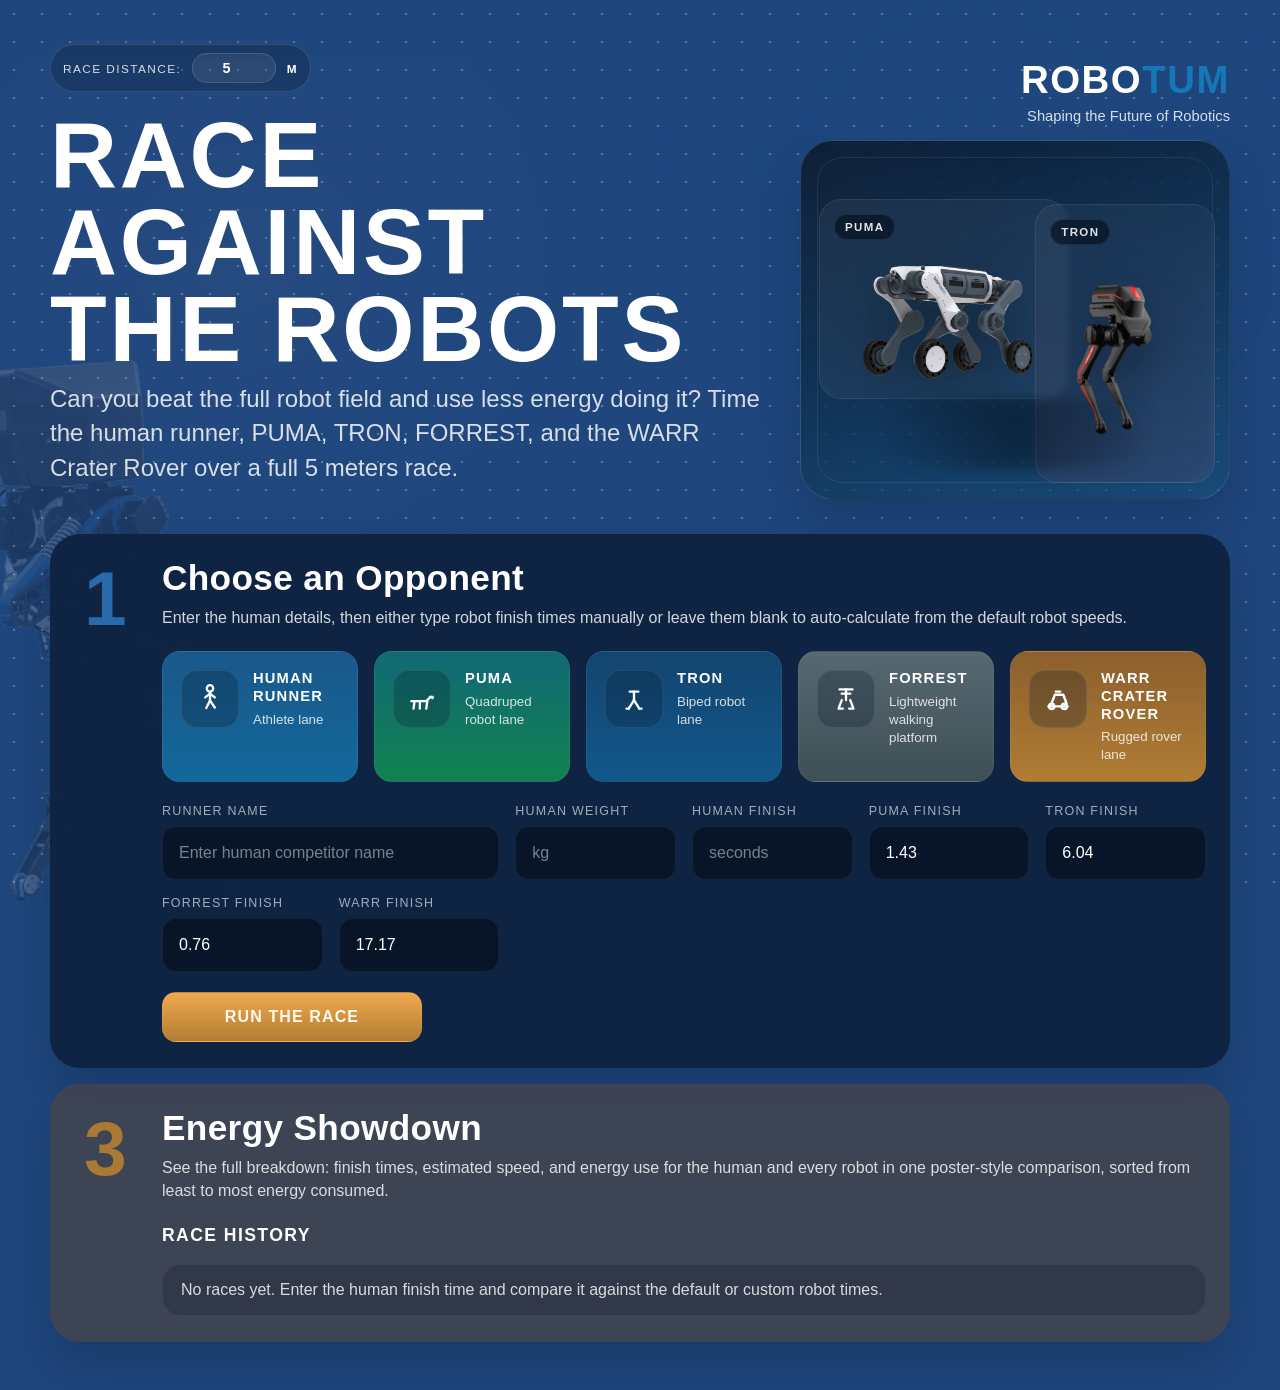
<file: index.html>
<!DOCTYPE html>
<html lang="en">
<head>
    <meta charset="UTF-8">
    <meta name="viewport" content="width=device-width, initial-scale=1.0">
    <title>Robot Race Arena</title>
    <link rel="stylesheet" href="webapp.css">
</head>
<body>
    <div class="page-backdrop-image" aria-hidden="true"></div>
    <div class="grid"></div>
    <div class="glow glow-left"></div>
    <div class="glow glow-right"></div>

    <div class="container">
        <section class="hero">
            <div class="hero-top">
                <div class="hero-copy">
                    <div class="eyebrow">
                        Race distance:
                        <input type="number" id="track-distance-input" value="5" min="0.1" step="0.1" aria-label="Race distance in meters">
                        <span class="distance-unit">m</span>
                    </div>
                    <h1>Race Against<br>The Robots</h1>
                    <p class="subtitle">
                        Can you beat the full robot field and use less energy doing it? Time the human runner, PUMA, TRON, FORREST, and the WARR Crater Rover over a full <span id="track-distance-sentence">-</span> race.
                    </p>
                </div>

                <div class="hero-side">
                    <div class="brand-mark">
                        <div class="brand-word">ROBO<span>TUM</span></div>
                        <div class="brand-tag">Shaping the Future of Robotics</div>
                    </div>

                    <div class="robot-showcase">
                        <div class="robot-panel robot-panel-puma">
                            <div class="robot-label">PUMA</div>
                            <img src="image.png" alt="PUMA robot" class="robot-art robot-art-puma">
                        </div>

                        <div class="robot-panel robot-panel-tron">
                            <div class="robot-label">TRON</div>
                            <img src="image (2).png" alt="TRON robot" class="robot-art robot-art-tron">
                        </div>
                    </div>
                </div>
            </div>
        </section>

        <div class="stack">
            <section class="step-card step-one" data-step="1">
                <div class="step-head">
                    <h2 class="step-title">Choose an Opponent</h2>
                    <p class="step-copy">
                        Enter the human details, then either type robot finish times manually or leave them blank to auto-calculate from the default robot speeds.
                    </p>
                </div>

                <div class="lane-strip">
                    <div class="lane-chip chip-human">
                        <div class="icon-wrap icon-human">
                            <svg viewBox="0 0 32 32" aria-hidden="true">
                                <circle cx="16" cy="6" r="3"></circle>
                                <path d="M16 9.5v8"></path>
                                <path d="M11.5 14.5 16 11l4.5 3.5"></path>
                                <path d="M16 17.5l-3.5 7"></path>
                                <path d="M16 17.5l4.5 6.5"></path>
                            </svg>
                        </div>
                        <div>
                            <div class="chip-title">Human Runner</div>
                            <small>Athlete lane</small>
                        </div>
                    </div>

                    <div class="lane-chip chip-puma">
                        <div class="icon-wrap icon-puma">
                            <svg viewBox="0 0 32 32" aria-hidden="true">
                                <path d="M6 18h14l4-4h2"></path>
                                <path d="M9 18 8 25"></path>
                                <path d="M14 18v7"></path>
                                <path d="M21 18l-1 7"></path>
                                <path d="M24 14l2 1"></path>
                            </svg>
                        </div>
                        <div>
                            <div class="chip-title">PUMA </div>
                            <small>Quadruped robot lane</small>
                        </div>
                    </div>

                    <div class="lane-chip chip-tron">
                        <div class="icon-wrap icon-tron">
                            <svg viewBox="0 0 32 32" aria-hidden="true">
                                <path d="M12 9h8"></path>
                                <path d="M16 9v8"></path>
                                <path d="M16 17 11 25"></path>
                                <path d="M16 17 21 25"></path>
                                <path d="M11 25h-2"></path>
                                <path d="M21 25h2"></path>
                            </svg>
                        </div>
                        <div>
                            <div class="chip-title">TRON</div>
                            <small>Biped robot lane</small>
                        </div>
                    </div>

                    <div class="lane-chip chip-forrest">
                        <div class="icon-wrap icon-forrest">
                            <svg viewBox="0 0 32 32" aria-hidden="true">
                                <path d="M10 7h12"></path>
                                <path d="M12 11h8"></path>
                                <path d="M16 7v10"></path>
                                <path d="M12 17l-3 8"></path>
                                <path d="M20 17l3 8"></path>
                                <path d="M13 25h-3"></path>
                                <path d="M22 25h-3"></path>
                            </svg>
                        </div>
                        <div>
                            <div class="chip-title">FORREST</div>
                            <small>Lightweight walking platform</small>
                        </div>
                    </div>

                    <div class="lane-chip chip-warr">
                        <div class="icon-wrap icon-warr">
                            <svg viewBox="0 0 32 32" aria-hidden="true">
                                <circle cx="10" cy="23" r="2.5"></circle>
                                <circle cx="22" cy="23" r="2.5"></circle>
                                <path d="M7 23h18"></path>
                                <path d="M10 20l3-8h8l3 8"></path>
                                <path d="M14 9h4"></path>
                            </svg>
                        </div>
                        <div>
                            <div class="chip-title">WARR Crater Rover</div>
                            <small>Rugged rover lane</small>
                        </div>
                    </div>
                </div>

                <div class="setup-panel">
                    <div class="field">
                        <label for="name">Runner Name</label>
                        <input type="text" id="name" placeholder="Enter human competitor name">
                    </div>
                    <div class="field">
                        <label for="weight">Human Weight</label>
                        <input type="number" id="weight" placeholder="kg">
                    </div>
                    <div class="field">
                        <label for="human-time">Human Finish</label>
                        <input type="number" id="human-time" placeholder="seconds" step="0.01">
                    </div>
                    <div class="field">
                        <label for="puma-time">PUMA Finish</label>
                        <input type="number" id="puma-time" placeholder="optional auto time" step="0.01">
                    </div>
                    <div class="field">
                        <label for="tron-time">TRON Finish</label>
                        <input type="number" id="tron-time" placeholder="optional auto time" step="0.01">
                    </div>
                    <div class="field">
                        <label for="forrest-time">FORREST Finish</label>
                        <input type="number" id="forrest-time" placeholder="optional auto time" step="0.01">
                    </div>
                    <div class="field">
                        <label for="warr-time">WARR Finish</label>
                        <input type="number" id="warr-time" placeholder="optional auto time" step="0.01">
                    </div>
                    <button type="button" id="run-race-button">Run the Race</button>
                </div>
            </section>

            <section class="step-card step-two summary" id="summary" data-step="2">
                <div class="step-head">
                    <h2 class="step-title">Run the Race</h2>
                    <p class="step-copy">
                        The winner summary updates as soon as the human time is entered, using your robot times when provided and default speed-based times when left blank.
                    </p>
                </div>
                <div class="summary-grid">
                    <div class="summary-card">
                        <div class="winner-badge">Race Winner</div>
                        <div class="winner-name" id="winner-name">-</div>
                        <div class="winner-time" id="winner-time">-</div>
                        <div class="summary-note" id="winner-note">-</div>
                    </div>
                    <div class="mini-card">
                        <div class="mini-label">Fastest Speed</div>
                        <span class="metric-value" id="fastest-speed">0 m/s</span>
                        <div class="result-note">Estimated over the full <span id="track-distance-note">-</span> race distance.</div>
                    </div>
                    <div class="mini-card">
                        <div class="mini-label">Closest Rival Gap</div>
                        <span class="metric-value" id="winner-gap">0.00 s</span>
                        <div class="result-note">Difference between first and second place.</div>
                    </div>
                </div>

                <section class="leaderboard-panel">
                    <div class="leaderboard-head">
                        <h3 class="leaderboard-title">Finish Leaderboard</h3>
                        <div class="result-note">Ordered by fastest finish time.</div>
                    </div>
                    <ol class="leaderboard-list" id="leaderboard-list">
                        <li class="leaderboard-empty">Run a race to generate the leaderboard.</li>
                    </ol>
                </section>
            </section>

            <section class="step-card step-three" data-step="3">
                <div class="step-head">
                    <h2 class="step-title">Energy Showdown</h2>
                    <p class="step-copy">
                        See the full breakdown: finish times, estimated speed, and energy use for the human and every robot in one poster-style comparison, sorted from least to most energy consumed.
                    </p>
                </div>

                <div class="results-wrap">
                    <section class="cards" id="results">
                        <article class="card card-human" data-competitor="human">
                            <div class="card-header">
                                <div class="icon-wrap icon-human">
                                    <svg viewBox="0 0 32 32" aria-hidden="true">
                                        <circle cx="16" cy="6" r="3"></circle>
                                        <path d="M16 9.5v8"></path>
                                        <path d="M11.5 14.5 16 11l4.5 3.5"></path>
                                        <path d="M16 17.5l-3.5 7"></path>
                                        <path d="M16 17.5l4.5 6.5"></path>
                                    </svg>
                                </div>
                                <div>
                                    <h2 class="card-title">Human Runner</h2>
                                    <div class="card-subtitle" id="human-name-label">Athlete</div>
                                </div>
                            </div>
                            <div class="stat-block">
                                <div class="metric-label">Finish Time</div>
                                <span class="big-time big-human" id="human-time-out">0.00 s</span>
                            </div>
                            <div class="stat-block">
                                <div class="metric-label">Estimated Speed</div>
                                <span class="big-time" id="human-speed">0.00 m/s</span>
                            </div>
                            <div class="stat-block">
                                <div class="metric-label">Energy Used</div>
                                <span class="big-time" id="human-joules">0 J</span>
                                <div class="result-note" id="human-kcal">0.00 kcal</div>
                                <div class="result-note" id="human-food">Consumed energy worth of 0 bananas or 0 gummy bears.</div>
                            </div>
                        </article>

                        <article class="card card-puma" data-competitor="puma">
                            <div class="card-header">
                                <div class="icon-wrap icon-puma">
                                    <svg viewBox="0 0 32 32" aria-hidden="true">
                                        <path d="M6 18h14l4-4h2"></path>
                                        <path d="M9 18 8 25"></path>
                                        <path d="M14 18v7"></path>
                                        <path d="M21 18l-1 7"></path>
                                        <path d="M24 14l2 1"></path>
                                    </svg>
                                </div>
                                <div>
                                    <h2 class="card-title">PUMA</h2>
                                    <div class="card-subtitle">Quadruped robot lane</div>
                                </div>
                            </div>
                            <div class="stat-block">
                                <div class="metric-label">Finish Time</div>
                                <span class="big-time big-puma" id="puma-time-out">0.00 s</span>
                            </div>
                            <div class="stat-block">
                                <div class="metric-label">Estimated Speed</div>
                                <span class="big-time" id="puma-speed">0.00 m/s</span>
                            </div>
                            <div class="stat-block">
                                <div class="metric-label">Energy Used</div>
                                <span class="big-time" id="puma-joules">0 J</span>
                                <div class="result-note" id="puma-kcal">0.00 kcal</div>
                                <div class="result-note" id="puma-food">Equivalent to the energy in 0 bananas or 0 gummy bears.</div>
                            </div>
                        </article>

                        <article class="card card-tron" data-competitor="tron">
                            <div class="card-header">
                                <div class="icon-wrap icon-tron">
                                    <svg viewBox="0 0 32 32" aria-hidden="true">
                                        <path d="M12 9h8"></path>
                                        <path d="M16 9v8"></path>
                                        <path d="M16 17 11 25"></path>
                                        <path d="M16 17 21 25"></path>
                                        <path d="M11 25h-2"></path>
                                        <path d="M21 25h2"></path>
                                    </svg>
                                </div>
                                <div>
                                    <h2 class="card-title">TRON</h2>
                                    <div class="card-subtitle">Biped robot lane</div>
                                </div>
                            </div>
                            <div class="stat-block">
                                <div class="metric-label">Finish Time</div>
                                <span class="big-time big-tron" id="tron-time-out">0.00 s</span>
                            </div>
                            <div class="stat-block">
                                <div class="metric-label">Estimated Speed</div>
                                <span class="big-time" id="tron-speed">0.00 m/s</span>
                            </div>
                            <div class="stat-block">
                                <div class="metric-label">Energy Used</div>
                                <span class="big-time" id="tron-joules">0 J</span>
                                <div class="result-note" id="tron-kcal">0.00 kcal</div>
                                <div class="result-note" id="tron-food">Equivalent to the energy in 0 bananas or 0 gummy bears.</div>
                            </div>
                        </article>

                        <article class="card card-forrest" data-competitor="forrest">
                            <div class="card-header">
                                <div class="icon-wrap icon-forrest">
                                    <svg viewBox="0 0 32 32" aria-hidden="true">
                                        <path d="M10 7h12"></path>
                                        <path d="M12 11h8"></path>
                                        <path d="M16 7v10"></path>
                                        <path d="M12 17l-3 8"></path>
                                        <path d="M20 17l3 8"></path>
                                        <path d="M13 25h-3"></path>
                                        <path d="M22 25h-3"></path>
                                    </svg>
                                </div>
                                <div>
                                    <h2 class="card-title">FORREST</h2>
                                    <div class="card-subtitle">Lightweight walking lane</div>
                                </div>
                            </div>
                            <div class="stat-block">
                                <div class="metric-label">Finish Time</div>
                                <span class="big-time big-forrest" id="forrest-time-out">0.00 s</span>
                            </div>
                            <div class="stat-block">
                                <div class="metric-label">Estimated Speed</div>
                                <span class="big-time" id="forrest-speed">0.00 m/s</span>
                            </div>
                            <div class="stat-block">
                                <div class="metric-label">Energy Used</div>
                                <span class="big-time" id="forrest-joules">0 J</span>
                                <div class="result-note" id="forrest-kcal">0.00 kcal</div>
                                <div class="result-note" id="forrest-food">Equivalent to the energy in 0 bananas or 0 gummy bears.</div>
                            </div>
                        </article>

                        <article class="card card-warr" data-competitor="warr">
                            <div class="card-header">
                                <div class="icon-wrap icon-warr">
                                    <svg viewBox="0 0 32 32" aria-hidden="true">
                                        <circle cx="10" cy="23" r="2.5"></circle>
                                        <circle cx="22" cy="23" r="2.5"></circle>
                                        <path d="M7 23h18"></path>
                                        <path d="M10 20l3-8h8l3 8"></path>
                                        <path d="M14 9h4"></path>
                                    </svg>
                                </div>
                                <div>
                                    <h2 class="card-title">WARR Crater Rover</h2>
                                    <div class="card-subtitle">Rover challenge lane</div>
                                </div>
                            </div>
                            <div class="stat-block">
                                <div class="metric-label">Finish Time</div>
                                <span class="big-time big-warr" id="warr-time-out">0.00 s</span>
                            </div>
                            <div class="stat-block">
                                <div class="metric-label">Estimated Speed</div>
                                <span class="big-time" id="warr-speed">0.00 m/s</span>
                            </div>
                            <div class="stat-block">
                                <div class="metric-label">Energy Used</div>
                                <span class="big-time" id="warr-joules">0 J</span>
                                <div class="result-note" id="warr-kcal">0.00 kcal</div>
                                <div class="result-note" id="warr-food">Equivalent to the energy in 0 bananas or 0 gummy bears.</div>
                            </div>
                        </article>
                    </section>

                    <section>
                        <h3 class="history-title">Race History</h3>
                        <ul class="history-list" id="history-list"></ul>
                    </section>
                </div>
            </section>
        </div>
    </div>

    <script src="webapp.js" defer></script>
</body>
</html>
</file>
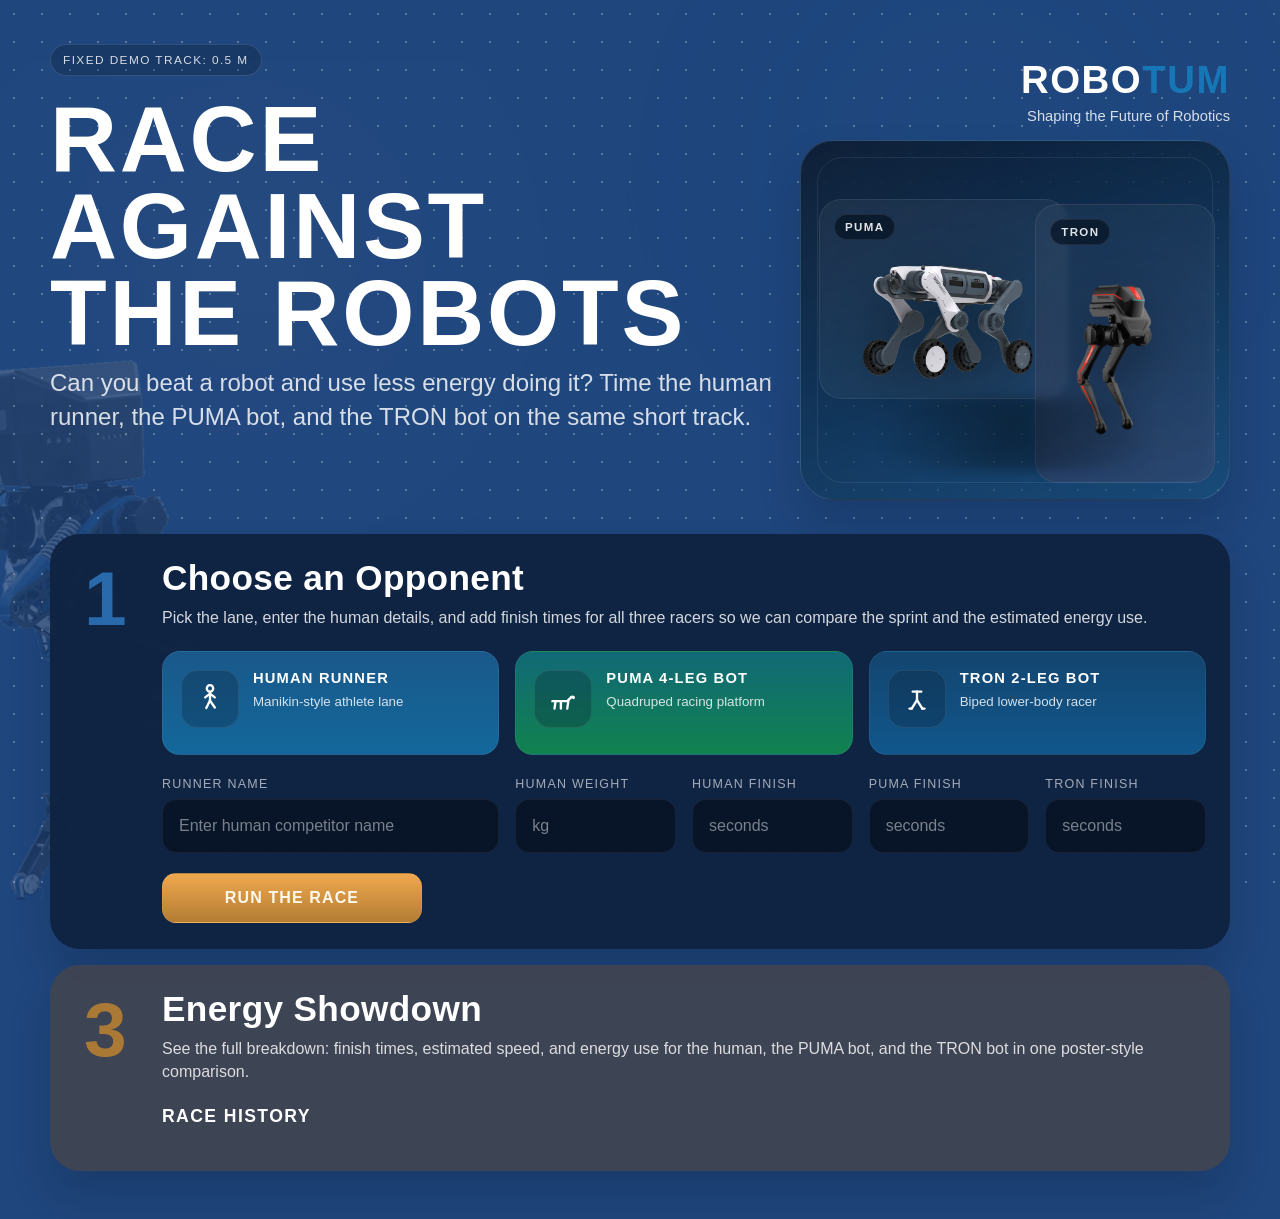
<file: webapp.html>
<!DOCTYPE html>
<html lang="en">
<head>
    <meta charset="UTF-8">
    <meta name="viewport" content="width=device-width, initial-scale=1.0">
    <title>PUMA x TRON Race Arena</title>
    <link rel="stylesheet" href="webapp.css">
</head>
<body>
    <div class="page-backdrop-image" aria-hidden="true"></div>
    <div class="grid"></div>
    <div class="glow glow-left"></div>
    <div class="glow glow-right"></div>

    <div class="container">
        <section class="hero">
            <div class="hero-top">
                <div class="hero-copy">
                    <div class="eyebrow">Fixed demo track: 0.5 m</div>
                    <h1>Race Against<br>The Robots</h1>
                    <p class="subtitle">
                        Can you beat a robot and use less energy doing it? Time the human runner, the PUMA bot, and the TRON bot on the same short track.
                    </p>
                </div>

                <div class="hero-side">
                    <div class="brand-mark">
                        <div class="brand-word">ROBO<span>TUM</span></div>
                        <div class="brand-tag">Shaping the Future of Robotics</div>
                    </div>

                    <div class="robot-showcase">
                        <div class="robot-panel robot-panel-puma">
                            <div class="robot-label">PUMA</div>
                            <img src="image.png" alt="PUMA robot" class="robot-art robot-art-puma">
                        </div>

                        <div class="robot-panel robot-panel-tron">
                            <div class="robot-label">TRON</div>
                            <img src="image (2).png" alt="TRON robot" class="robot-art robot-art-tron">
                        </div>
                    </div>
                </div>
            </div>
        </section>

        <div class="stack">
            <section class="step-card step-one" data-step="1">
                <div class="step-head">
                    <h2 class="step-title">Choose an Opponent</h2>
                    <p class="step-copy">
                        Pick the lane, enter the human details, and add finish times for all three racers so we can compare the sprint and the estimated energy use.
                    </p>
                </div>

                <div class="lane-strip">
                    <div class="lane-chip chip-human">
                        <div class="icon-wrap icon-human">
                            <svg viewBox="0 0 32 32" aria-hidden="true">
                                <circle cx="16" cy="6" r="3"></circle>
                                <path d="M16 9.5v8"></path>
                                <path d="M11.5 14.5 16 11l4.5 3.5"></path>
                                <path d="M16 17.5l-3.5 7"></path>
                                <path d="M16 17.5l4.5 6.5"></path>
                            </svg>
                        </div>
                        <div>
                            <div class="chip-title">Human Runner</div>
                            <small>Manikin-style athlete lane</small>
                        </div>
                    </div>

                    <div class="lane-chip chip-puma">
                        <div class="icon-wrap icon-puma">
                            <svg viewBox="0 0 32 32" aria-hidden="true">
                                <path d="M6 18h14l4-4h2"></path>
                                <path d="M9 18 8 25"></path>
                                <path d="M14 18v7"></path>
                                <path d="M21 18l-1 7"></path>
                                <path d="M24 14l2 1"></path>
                            </svg>
                        </div>
                        <div>
                            <div class="chip-title">PUMA 4-Leg Bot</div>
                            <small>Quadruped racing platform</small>
                        </div>
                    </div>

                    <div class="lane-chip chip-tron">
                        <div class="icon-wrap icon-tron">
                            <svg viewBox="0 0 32 32" aria-hidden="true">
                                <path d="M12 9h8"></path>
                                <path d="M16 9v8"></path>
                                <path d="M16 17 11 25"></path>
                                <path d="M16 17 21 25"></path>
                                <path d="M11 25h-2"></path>
                                <path d="M21 25h2"></path>
                            </svg>
                        </div>
                        <div>
                            <div class="chip-title">TRON 2-Leg Bot</div>
                            <small>Biped lower-body racer</small>
                        </div>
                    </div>
                </div>

                <div class="setup-panel">
                    <div class="field">
                        <label for="name">Runner Name</label>
                        <input type="text" id="name" placeholder="Enter human competitor name">
                    </div>
                    <div class="field">
                        <label for="weight">Human Weight</label>
                        <input type="number" id="weight" placeholder="kg">
                    </div>
                    <div class="field">
                        <label for="human-time">Human Finish</label>
                        <input type="number" id="human-time" placeholder="seconds" step="0.01">
                    </div>
                    <div class="field">
                        <label for="puma-time">PUMA Finish</label>
                        <input type="number" id="puma-time" placeholder="seconds" step="0.01">
                    </div>
                    <div class="field">
                        <label for="tron-time">TRON Finish</label>
                        <input type="number" id="tron-time" placeholder="seconds" step="0.01">
                    </div>
                    <button type="button" id="run-race-button">Run the Race</button>
                </div>
            </section>

            <section class="step-card step-two summary" id="summary" data-step="2">
                <div class="step-head">
                    <h2 class="step-title">Run the Race</h2>
                    <p class="step-copy">
                        The winner summary updates as soon as all three finish times are entered, showing who crossed first and how close the chase was.
                    </p>
                </div>
                <div class="summary-grid">
                    <div class="summary-card">
                        <div class="winner-badge">Race Winner</div>
                        <div class="winner-name" id="winner-name">-</div>
                        <div class="winner-time" id="winner-time">-</div>
                        <div class="summary-note" id="winner-note">-</div>
                    </div>
                    <div class="mini-card">
                        <div class="mini-label">Fastest Speed</div>
                        <span class="metric-value" id="fastest-speed">0 m/s</span>
                        <div class="result-note">Estimated over the fixed 0.5 m demo track.</div>
                    </div>
                    <div class="mini-card">
                        <div class="mini-label">Closest Rival Gap</div>
                        <span class="metric-value" id="winner-gap">0.00 s</span>
                        <div class="result-note">Difference between first and second place.</div>
                    </div>
                </div>
            </section>

            <section class="step-card step-three" data-step="3">
                <div class="step-head">
                    <h2 class="step-title">Energy Showdown</h2>
                    <p class="step-copy">
                        See the full breakdown: finish times, estimated speed, and energy use for the human, the PUMA bot, and the TRON bot in one poster-style comparison.
                    </p>
                </div>

                <div class="results-wrap">
                    <section class="cards" id="results">
                        <article class="card card-human">
                            <div class="card-header">
                                <div class="icon-wrap icon-human">
                                    <svg viewBox="0 0 32 32" aria-hidden="true">
                                        <circle cx="16" cy="6" r="3"></circle>
                                        <path d="M16 9.5v8"></path>
                                        <path d="M11.5 14.5 16 11l4.5 3.5"></path>
                                        <path d="M16 17.5l-3.5 7"></path>
                                        <path d="M16 17.5l4.5 6.5"></path>
                                    </svg>
                                </div>
                                <div>
                                    <h2 class="card-title">Human Runner</h2>
                                    <div class="card-subtitle" id="human-name-label">Athlete</div>
                                </div>
                            </div>
                            <div class="stat-block">
                                <div class="metric-label">Finish Time</div>
                                <span class="big-time big-human" id="human-time-out">0.00 s</span>
                            </div>
                            <div class="stat-block">
                                <div class="metric-label">Estimated Speed</div>
                                <span class="big-time" id="human-speed">0.00 m/s</span>
                            </div>
                            <div class="stat-block">
                                <div class="metric-label">Energy Used</div>
                                <span class="big-time" id="human-joules">0 J</span>
                                <div class="result-note" id="human-kcal">0.00 kcal</div>
                                <div class="result-note" id="human-food">Consumed energy worth of 0 bananas.</div>
                            </div>
                        </article>

                        <article class="card card-puma">
                            <div class="card-header">
                                <div class="icon-wrap icon-puma">
                                    <svg viewBox="0 0 32 32" aria-hidden="true">
                                        <path d="M6 18h14l4-4h2"></path>
                                        <path d="M9 18 8 25"></path>
                                        <path d="M14 18v7"></path>
                                        <path d="M21 18l-1 7"></path>
                                        <path d="M24 14l2 1"></path>
                                    </svg>
                                </div>
                                <div>
                                    <h2 class="card-title">PUMA 4-Leg Bot</h2>
                                    <div class="card-subtitle">Quadruped robot lane</div>
                                </div>
                            </div>
                            <div class="stat-block">
                                <div class="metric-label">Finish Time</div>
                                <span class="big-time big-puma" id="puma-time-out">0.00 s</span>
                            </div>
                            <div class="stat-block">
                                <div class="metric-label">Estimated Speed</div>
                                <span class="big-time" id="puma-speed">0.00 m/s</span>
                            </div>
                            <div class="stat-block">
                                <div class="metric-label">Energy Used</div>
                                <span class="big-time" id="puma-joules">0 J</span>
                                <div class="result-note" id="puma-kcal">0.00 kcal</div>
                                <div class="result-note" id="puma-food">Equivalent to the energy in 0 bananas.</div>
                            </div>
                        </article>

                        <article class="card card-tron">
                            <div class="card-header">
                                <div class="icon-wrap icon-tron">
                                    <svg viewBox="0 0 32 32" aria-hidden="true">
                                        <path d="M12 9h8"></path>
                                        <path d="M16 9v8"></path>
                                        <path d="M16 17 11 25"></path>
                                        <path d="M16 17 21 25"></path>
                                        <path d="M11 25h-2"></path>
                                        <path d="M21 25h2"></path>
                                    </svg>
                                </div>
                                <div>
                                    <h2 class="card-title">TRON 2-Leg Bot</h2>
                                    <div class="card-subtitle">Biped robot lane</div>
                                </div>
                            </div>
                            <div class="stat-block">
                                <div class="metric-label">Finish Time</div>
                                <span class="big-time big-tron" id="tron-time-out">0.00 s</span>
                            </div>
                            <div class="stat-block">
                                <div class="metric-label">Estimated Speed</div>
                                <span class="big-time" id="tron-speed">0.00 m/s</span>
                            </div>
                            <div class="stat-block">
                                <div class="metric-label">Energy Used</div>
                                <span class="big-time" id="tron-joules">0 J</span>
                                <div class="result-note" id="tron-kcal">0.00 kcal</div>
                                <div class="result-note" id="tron-food">Equivalent to the energy in 0 bananas.</div>
                            </div>
                        </article>
                    </section>

                    <section>
                        <h3 class="history-title">Race History</h3>
                        <ul class="history-list" id="history-list"></ul>
                    </section>
                </div>
            </section>
        </div>
    </div>

    <script src="webapp.js" defer></script>
</body>
</html>
</file>
<file: webapp.css>
:root {
    --poster-blue: #1f467d;
    --poster-blue-dark: #10284a;
    --poster-blue-mid: #1c5f95;
    --poster-cyan: #1777b6;
    --poster-green: #11824f;
    --poster-purple: #4a336f;
    --poster-slate: #414654;
    --poster-amber: #b17d35;
    --text: #ffffff;
    --text-soft: rgba(255, 255, 255, 0.82);
    --text-faint: rgba(255, 255, 255, 0.62);
    --line: rgba(255, 255, 255, 0.12);
    --shadow: 0 24px 42px rgba(7, 17, 31, 0.18);
}

* {
    box-sizing: border-box;
}

body {
    min-height: 100vh;
    margin: 0;
    color: var(--text);
    font-family: "Trebuchet MS", "Avenir Next", sans-serif;
    display: flex;
    justify-content: center;
    overflow-x: hidden;
    background: var(--poster-blue);
}

.page-backdrop-image {
    position: fixed;
    inset: 0;
    background-image:
        radial-gradient(circle at 24% 22%, rgba(255, 255, 255, 0.12), transparent 34%),
        radial-gradient(circle at 76% 18%, rgba(23, 119, 182, 0.2), transparent 30%),
        url("image (1).png");
    background-repeat: no-repeat;
    background-position: left -60px bottom -60px, right 12% top 10%, left -20px bottom -40px;
    background-size: auto, auto, min(34vw, 360px);
    opacity: 0.22;
    filter: saturate(0.85);
    pointer-events: none;
    z-index: 0;
}

.grid {
    position: fixed;
    inset: 0;
    background-image: radial-gradient(rgba(255, 255, 255, 0.38) 1.4px, transparent 1.4px);
    background-size: 28px 28px;
    opacity: 0.72;
    z-index: 1;
    pointer-events: none;
}

.glow {
    display: none;
}

.container {
    position: relative;
    z-index: 2;
    width: min(1180px, calc(100% - 30px));
    margin: 36px 0 48px;
}

.hero {
    padding: 8px 0 0;
}

.hero-top {
    display: flex;
    justify-content: space-between;
    align-items: stretch;
    gap: 28px;
}

.hero-copy {
    flex: 1 1 0;
}

.eyebrow {
    display: inline-block;
    padding: 8px 12px;
    border-radius: 999px;
    background: rgba(9, 23, 43, 0.28);
    border: 1px solid rgba(255, 255, 255, 0.12);
    color: var(--text-soft);
    letter-spacing: 0.12em;
    text-transform: uppercase;
    font-size: 0.74rem;
}

.eyebrow input {
    width: 84px;
    min-height: auto;
    margin: 0 6px;
    padding: 6px 10px;
    border-radius: 999px;
    background: rgba(255, 255, 255, 0.08);
    border-color: rgba(255, 255, 255, 0.14);
    text-align: center;
    font-size: 0.9rem;
    font-weight: 900;
}

.eyebrow input:focus {
    border-color: rgba(255, 255, 255, 0.26);
    box-shadow: 0 0 0 3px rgba(255, 255, 255, 0.05);
}

.distance-unit {
    color: var(--text);
    font-weight: 900;
}

h1 {
    margin: 20px 0 8px;
    font-size: clamp(3.2rem, 8vw, 5.8rem);
    line-height: 0.94;
    letter-spacing: 0.03em;
    text-transform: uppercase;
    max-width: 760px;
}

.subtitle {
    max-width: 760px;
    margin: 0;
    color: var(--text-soft);
    line-height: 1.45;
    font-size: clamp(1.1rem, 2.3vw, 1.5rem);
}

.hero-side {
    width: min(430px, 100%);
    display: grid;
    gap: 16px;
}

.brand-mark {
    min-width: 220px;
    text-align: right;
    padding-top: 14px;
}

.robot-showcase {
    position: relative;
    min-height: 360px;
    border-radius: 34px;
    padding: 18px;
    overflow: hidden;
    border: 1px solid rgba(255, 255, 255, 0.1);
    background:
        linear-gradient(160deg, rgba(9, 24, 45, 0.9), rgba(20, 79, 119, 0.56)),
        radial-gradient(circle at top left, rgba(255, 255, 255, 0.16), transparent 38%);
    box-shadow: var(--shadow);
}

.robot-showcase::before {
    content: "";
    position: absolute;
    inset: 16px;
    border-radius: 26px;
    border: 1px solid rgba(255, 255, 255, 0.08);
    pointer-events: none;
}

.robot-showcase::after {
    content: "";
    position: absolute;
    left: 26px;
    right: 26px;
    bottom: 28px;
    height: 74px;
    border-radius: 50%;
    background: radial-gradient(circle, rgba(0, 0, 0, 0.38), transparent 70%);
    filter: blur(6px);
}

.robot-panel {
    position: absolute;
    border-radius: 22px;
    background: rgba(255, 255, 255, 0.05);
    border: 1px solid rgba(255, 255, 255, 0.08);
    backdrop-filter: blur(3px);
}

.robot-panel-puma {
    top: 58px;
    left: 18px;
    width: 58%;
    height: 56%;
}

.robot-panel-tron {
    right: 14px;
    bottom: 16px;
    width: 42%;
    height: 78%;
    background: linear-gradient(180deg, rgba(255, 255, 255, 0.04), rgba(255, 71, 71, 0.08));
}

.robot-label {
    position: absolute;
    top: 14px;
    left: 14px;
    z-index: 1;
    display: inline-block;
    padding: 6px 10px;
    border-radius: 999px;
    background: rgba(7, 19, 35, 0.7);
    border: 1px solid rgba(255, 255, 255, 0.08);
    color: rgba(255, 255, 255, 0.88);
    font-size: 0.72rem;
    font-weight: 900;
    letter-spacing: 0.12em;
    text-transform: uppercase;
}

.robot-art {
    position: absolute;
    inset: 0;
    width: 100%;
    height: 100%;
    object-fit: contain;
    object-position: center;
    filter: drop-shadow(0 18px 28px rgba(0, 0, 0, 0.38));
}

.robot-art-puma {
    transform: translate(2%, 6%) scale(1.04);
}

.robot-art-tron {
    transform: translate(-3%, 6%) scale(0.98);
}

.brand-word {
    font-size: clamp(1.6rem, 3vw, 3rem);
    font-weight: 900;
    letter-spacing: 0.04em;
    text-transform: uppercase;
}

.brand-word span {
    color: var(--poster-cyan);
}

.brand-tag {
    margin-top: 6px;
    color: var(--text-soft);
    font-size: 0.92rem;
}

.stack {
    display: grid;
    gap: 16px;
    margin-top: 34px;
}

.step-card {
    position: relative;
    border-radius: 30px;
    padding: 24px 24px 26px 112px;
    box-shadow: var(--shadow);
    overflow: hidden;
}

.step-card::before {
    content: attr(data-step);
    position: absolute;
    left: 34px;
    top: 26px;
    font-size: clamp(3.5rem, 6vw, 5rem);
    font-weight: 900;
    line-height: 1;
    opacity: 0.95;
}

.step-title {
    margin: 0;
    font-size: clamp(1.6rem, 2.8vw, 2.2rem);
    font-weight: 900;
    letter-spacing: 0.01em;
}

.step-copy {
    margin: 8px 0 0;
    color: var(--text-soft);
    font-size: 1rem;
    line-height: 1.45;
}

.step-one {
    background: rgba(15, 35, 65, 0.96);
}

.step-one::before {
    color: #2b6fb2;
}

.step-two {
    background: rgba(73, 50, 110, 0.96);
}

.step-two::before {
    color: #cf2e95;
}

.step-three {
    background: rgba(63, 68, 82, 0.96);
}

.step-three::before {
    color: var(--poster-amber);
}

.step-head {
    margin-bottom: 22px;
}

.lane-strip {
    display: grid;
    grid-template-columns: repeat(auto-fit, minmax(180px, 1fr));
    gap: 16px;
    margin-bottom: 22px;
}

.lane-chip {
    display: flex;
    align-items: flex-start;
    gap: 14px;
    padding: 18px 18px;
    border-radius: 18px;
    text-align: left;
    border: 1px solid rgba(255, 255, 255, 0.06);
    min-height: 104px;
}

.chip-human {
    background: linear-gradient(180deg, #1a588a, #13689b);
}

.chip-puma {
    background: linear-gradient(180deg, #116976, var(--poster-green));
}

.chip-tron {
    background: linear-gradient(180deg, #13456f, #11578c);
}

.chip-forrest {
    background: linear-gradient(180deg, #566871, #3f4f56);
}

.chip-warr {
    background: linear-gradient(180deg, #8c5f2d, #b17d35);
}

.icon-wrap {
    width: 58px;
    height: 58px;
    border-radius: 16px;
    display: grid;
    place-items: center;
    flex-shrink: 0;
    background: rgba(11, 24, 43, 0.26);
    border: 1px solid rgba(255, 255, 255, 0.08);
}

.icon-wrap svg {
    width: 34px;
    height: 34px;
    fill: none;
    stroke: #ffffff;
    stroke-width: 2.2;
    stroke-linecap: round;
    stroke-linejoin: round;
}

.chip-title {
    font-weight: 900;
    letter-spacing: 0.08em;
    text-transform: uppercase;
    margin-bottom: 4px;
    font-size: 0.92rem;
    line-height: 1.2;
}

.lane-chip small,
.metric-label,
.result-note,
.mini-label,
.card-subtitle,
.history-times {
    color: var(--text-soft);
}

.setup-panel {
    display: grid;
    grid-template-columns: repeat(auto-fit, minmax(155px, 1fr));
    gap: 16px;
    padding: 0;
    align-items: end;
}

.field {
    text-align: left;
}

.field:first-child {
    grid-column: span 2;
}

.field label {
    display: block;
    margin-bottom: 8px;
    font-size: 0.78rem;
    letter-spacing: 0.1em;
    text-transform: uppercase;
    color: var(--text-faint);
}

input,
button {
    width: 100%;
    border-radius: 14px;
    border: 1px solid rgba(255, 255, 255, 0.06);
    color: var(--text);
    padding: 15px 16px;
    font-size: 1rem;
    outline: none;
}

input {
    background: rgba(7, 19, 35, 0.78);
    min-height: 54px;
}

input::placeholder {
    color: rgba(255, 255, 255, 0.46);
}

input:focus {
    border-color: rgba(255, 255, 255, 0.2);
    box-shadow: 0 0 0 4px rgba(255, 255, 255, 0.04);
}

button {
    align-self: end;
    cursor: pointer;
    font-weight: 900;
    letter-spacing: 0.07em;
    text-transform: uppercase;
    background: linear-gradient(180deg, #f0a84e, #b27d33);
    box-shadow: none;
    color: #fff8ec;
    transition: transform 0.2s ease, filter 0.2s ease;
}

#run-race-button {
    grid-column: 1 / -1;
    justify-self: start;
    width: min(260px, 100%);
    margin-top: 4px;
}

button:hover {
    transform: translateY(-1px);
    filter: brightness(1.05);
}

.summary {
    display: none;
}

.summary-grid {
    display: grid;
    grid-template-columns: minmax(280px, 1.4fr) repeat(2, minmax(180px, 0.8fr));
    gap: 16px;
}

.leaderboard-panel {
    margin-top: 18px;
    padding: 18px;
    border-radius: 18px;
    border: 1px solid rgba(255, 255, 255, 0.06);
    background: rgba(10, 24, 44, 0.24);
}

.leaderboard-head {
    display: flex;
    justify-content: space-between;
    align-items: flex-end;
    gap: 16px;
    margin-bottom: 14px;
}

.leaderboard-title {
    margin: 0;
    font-size: 1rem;
    letter-spacing: 0.08em;
    text-transform: uppercase;
}

.leaderboard-list {
    list-style: none;
    margin: 0;
    padding: 0;
    display: grid;
    gap: 10px;
}

.leaderboard-list li {
    display: grid;
    grid-template-columns: auto minmax(0, 1.2fr) auto auto;
    align-items: center;
    gap: 14px;
    padding: 14px 16px;
    border-radius: 14px;
    background: rgba(255, 255, 255, 0.05);
    border: 1px solid rgba(255, 255, 255, 0.06);
}

.leaderboard-rank {
    width: 34px;
    height: 34px;
    border-radius: 999px;
    display: grid;
    place-items: center;
    font-weight: 900;
    color: #ffffff;
    background: rgba(255, 255, 255, 0.12);
}

.leaderboard-list li:nth-child(1) .leaderboard-rank {
    background: linear-gradient(180deg, #f2bd59, #c88a2f);
}

.leaderboard-list li:nth-child(2) .leaderboard-rank {
    background: linear-gradient(180deg, #bfc8d3, #8390a1);
}

.leaderboard-list li:nth-child(3) .leaderboard-rank {
    background: linear-gradient(180deg, #c98f63, #8f5d36);
}

.leaderboard-name {
    display: grid;
    gap: 3px;
    min-width: 0;
}

.leaderboard-label {
    font-weight: 900;
    letter-spacing: 0.04em;
    text-transform: uppercase;
    line-height: 1.2;
}

.leaderboard-role {
    color: var(--text-soft);
    font-size: 0.92rem;
}

.leaderboard-time,
.leaderboard-speed {
    font-weight: 900;
    white-space: nowrap;
}

.leaderboard-empty {
    justify-content: center;
    color: var(--text-soft);
}

.summary-card,
.mini-card,
.card,
.history-list li {
    border-radius: 18px;
    border: 1px solid rgba(255, 255, 255, 0.06);
    background: rgba(10, 24, 44, 0.24);
}

.summary-card,
.mini-card {
    padding: 18px;
}

.winner-badge {
    display: inline-flex;
    align-items: center;
    gap: 8px;
    padding: 8px 12px;
    border-radius: 999px;
    background: rgba(255, 255, 255, 0.08);
    color: rgba(255, 255, 255, 0.9);
    font-size: 0.76rem;
    text-transform: uppercase;
    letter-spacing: 0.12em;
}

.winner-name {
    margin: 14px 0 6px;
    font-size: clamp(1.7rem, 3.4vw, 2.7rem);
    letter-spacing: 0.03em;
    text-transform: uppercase;
    font-weight: 900;
}

.winner-time,
.summary-note {
    color: var(--text-soft);
}

.summary-note {
    margin-top: 10px;
    line-height: 1.5;
}

.metric-value {
    display: block;
    margin-top: 10px;
    font-size: 2rem;
    font-weight: 900;
}

.results-wrap {
    display: grid;
    gap: 22px;
}

.cards {
    display: none;
    grid-template-columns: repeat(auto-fit, minmax(210px, 1fr));
    gap: 18px;
}

.card {
    position: relative;
    overflow: hidden;
    padding: 20px;
    box-shadow: none;
    min-height: 100%;
}

.card-human {
    background: linear-gradient(180deg, #116794, #11648d);
}

.card-puma {
    background: linear-gradient(180deg, #0f705c, #11824f);
}

.card-tron {
    background: linear-gradient(180deg, #123c67, #12588d);
}

.card-forrest {
    background: linear-gradient(180deg, #445761, #5f727b);
}

.card-warr {
    background: linear-gradient(180deg, #8b5f2c, #b88034);
}

.card-header {
    display: flex;
    align-items: flex-start;
    gap: 12px;
    margin-bottom: 18px;
}

.card-title {
    margin: 0;
    font-size: 0.98rem;
    letter-spacing: 0.08em;
    text-transform: uppercase;
    line-height: 1.3;
}

.stat-block {
    padding: 13px 0;
    border-top: 1px solid rgba(255, 255, 255, 0.14);
}

.stat-block:first-of-type {
    border-top: none;
    padding-top: 0;
}

.big-time {
    display: block;
    font-size: clamp(1.55rem, 3vw, 2.2rem);
    font-weight: 900;
    margin-top: 6px;
    color: #ffffff;
    line-height: 1.08;
    overflow-wrap: anywhere;
}

.big-human,
.big-puma,
.big-tron,
.big-forrest,
.big-warr {
    text-shadow: none;
}

.result-note {
    margin-top: 8px;
    line-height: 1.5;
    font-size: 0.93rem;
}

.history-title {
    margin: 0;
    font-size: 1.1rem;
    letter-spacing: 0.08em;
    text-transform: uppercase;
}

.history-list {
    list-style: none;
    padding: 0;
    margin: 18px 0 0;
    display: grid;
    gap: 12px;
}

.history-list li {
    display: flex;
    justify-content: space-between;
    align-items: flex-start;
    gap: 16px;
    padding: 16px 18px;
}

.history-winner {
    font-weight: 900;
    letter-spacing: 0.05em;
    text-transform: uppercase;
}

.history-times {
    text-align: right;
    line-height: 1.5;
    font-size: 0.92rem;
}

.empty-state {
    justify-content: center;
    color: var(--text-soft);
}

@media (max-width: 980px) {
    .page-backdrop-image {
        background-position: left -80px bottom -40px, right 8% top 10%, left -80px bottom -20px;
        background-size: auto, auto, min(52vw, 340px);
    }

    .hero-top,
    .summary-grid,
    .setup-panel {
        grid-template-columns: 1fr;
        display: grid;
    }

    .hero-top {
        display: block;
    }

    .hero-copy {
        margin-bottom: 18px;
    }

    .hero-side {
        width: 100%;
    }

    .brand-mark {
        text-align: left;
        margin-top: 16px;
    }

    .leaderboard-head,
    .leaderboard-list li {
        grid-template-columns: 1fr;
        display: grid;
    }

    .leaderboard-head {
        align-items: flex-start;
    }

    .leaderboard-list li {
        gap: 10px;
    }

    .field:first-child {
        grid-column: auto;
    }

    .robot-showcase {
        min-height: 320px;
    }

    .step-card {
        padding: 22px 20px 22px 86px;
    }

    .step-card::before {
        left: 24px;
    }

    button {
        margin-top: 2px;
    }
}

@media (max-width: 680px) {
    .page-backdrop-image {
        background-position: left -120px bottom -10px, right -20px top 0, left -110px bottom 10px;
        background-size: auto, auto, min(72vw, 300px);
        opacity: 0.18;
    }

    .container {
        width: min(100% - 16px, 1180px);
    }

    h1 {
        font-size: 2.8rem;
    }

    .step-card {
        padding: 20px 16px 18px 16px;
    }

    .step-card::before {
        position: static;
        display: block;
        margin-bottom: 8px;
        font-size: 3rem;
    }

    .robot-showcase {
        min-height: 300px;
        padding: 14px;
    }

    .robot-panel-puma {
        top: 52px;
        left: 12px;
        width: 62%;
        height: 48%;
    }

    .robot-panel-tron {
        right: 10px;
        bottom: 14px;
        width: 46%;
        height: 72%;
    }

    .history-list li {
        flex-direction: column;
        align-items: flex-start;
    }

    .history-times {
        text-align: left;
    }
}
</file>
